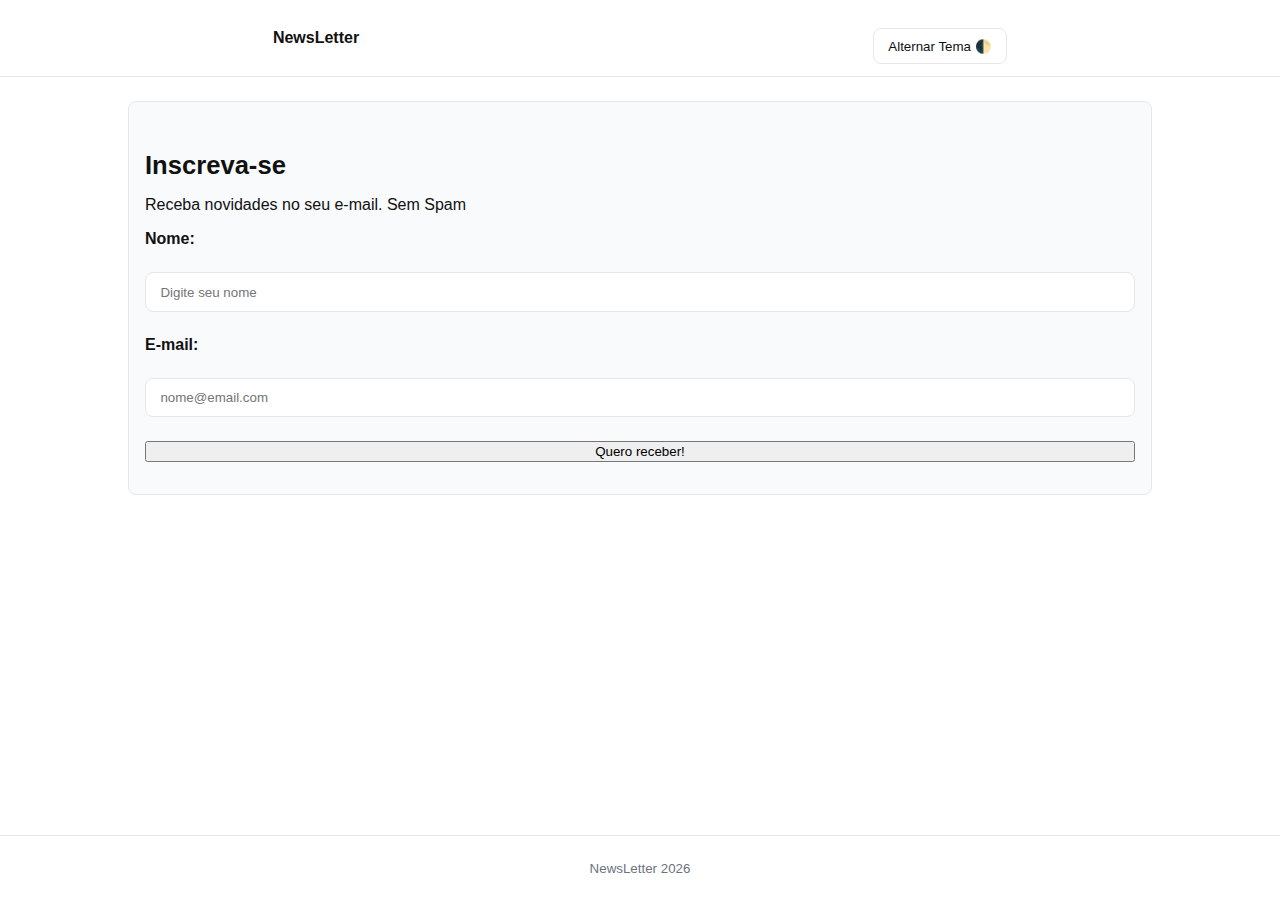
<file: 10_Deploy/index.html>
<!DOCTYPE html>
<html lang="pt-br">
<head>
    <meta charset="UTF-8">
    <meta name="viewport" content="width=device-width, initial-scale=1.0">
    <title>NewsLetter</title>
    <link rel="stylesheet" href="css/styles.css">
    <script src="app.js" defer ></script> <!--Defer (espera o HTML carregar e depois entra com os scripts do JS)-->
</head>
<body>
    <header class="topo">
        <div class="container">
            <strong>NewsLetter</strong> <!--Destaca que esse texto tem enorme importancia-->
            <button id="btnTema" class="btn">Alternar Tema 🌓</button>
        </div>
    </header>

    <main class="container">
        <section class="caixa">
            <h1>Inscreva-se</h1>
            <p>Receba novidades no seu e-mail. Sem Spam</p>

            <form>
                <label for="nome">Nome:</label>
                <input type="text" name="nome" id="nome" placeholder="Digite seu nome">

                <label for="email">E-mail:</label>
                <input type="email" name="email" id="email" placeholder="nome@email.com">

                <button type="submit" class="btn_primario">Quero receber!</button>
            </form>
        </section>
    </main>

    <footer class="rodape">
        <div class="container">
            <small>NewsLetter <span id="ano"></span></small>
        </div>
    </footer>
</body>
</html>
</file>
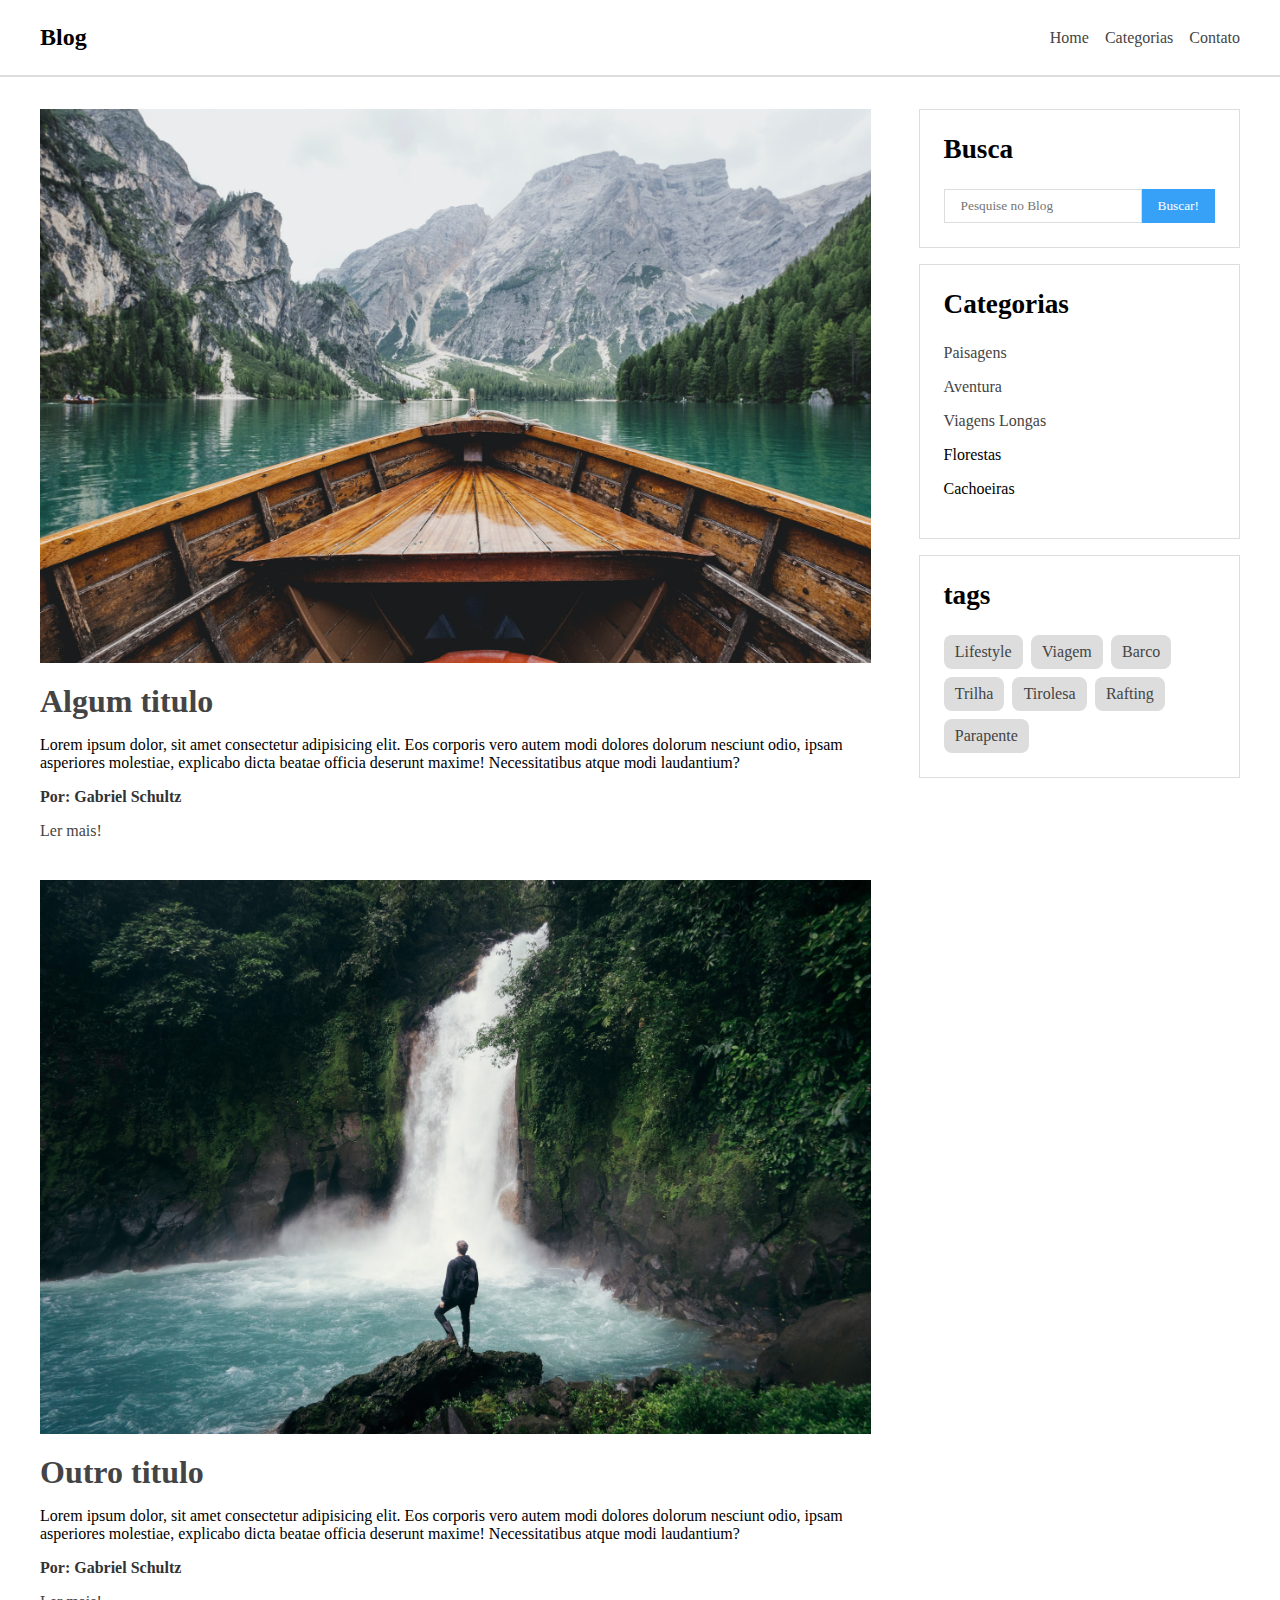
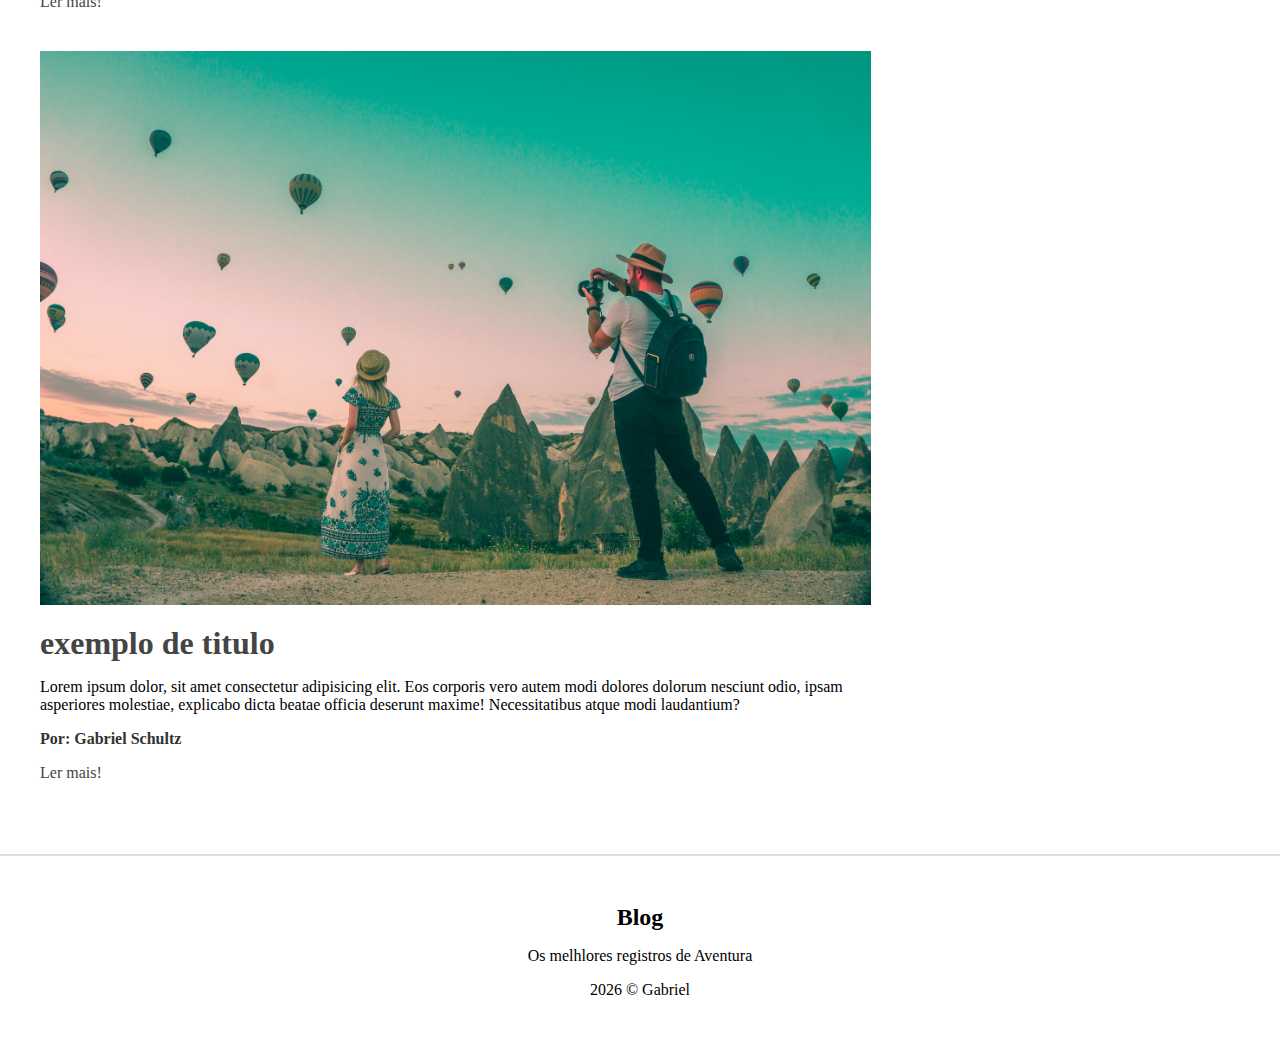
<file: 12_BLOG/index.html>
<!DOCTYPE html>
<html lang="pt-br">
<head>
    <meta charset="UTF-8">
    <meta name="viewport" content="width=device-width, initial-scale=1.0">
    <link rel="stylesheet" href="css/styles.css">
    <title>Blog Semantico</title>
</head>
<body>
    <header>
        <nav id="navbar">
            <div id="navbar_inner">
                <h2>Blog</h2>
                <ul id="nav_links">
                    <li><a href="#">Home</a></li>
                    <li><a href="#">Categorias</a></li>
                    <li><a href="#">Contato</a></li>
                </ul>
            </div>
        </nav>
    </header>
    <div class="container">
        <main id="posts_container">
            <article class="post">
                <img src="img/f1.jpg" alt="passeio de barco" />
                <h3 class="title"><a href="#">Algum titulo</a></h3>
                <p class="description">Lorem ipsum dolor, sit amet consectetur adipisicing elit. Eos corporis vero autem modi dolores dolorum nesciunt odio, ipsam asperiores molestiae, explicabo dicta beatae officia deserunt maxime! Necessitatibus atque modi laudantium?</p>
                <p class="author">Por: Gabriel Schultz</p>
                <a href="#">Ler mais!</a>
            </article>
            <article class="post">
                <img src="img/f2.jpg" alt="cachoeira" />
                <h3 class="title"><a href="#">Outro titulo</a></h3>
                <p class="description">Lorem ipsum dolor, sit amet consectetur adipisicing elit. Eos corporis vero autem modi dolores dolorum nesciunt odio, ipsam asperiores molestiae, explicabo dicta beatae officia deserunt maxime! Necessitatibus atque modi laudantium?</p>
                <p class="author">Por: Gabriel Schultz</p>
                <a href="#">Ler mais!</a>
            </article>
            <article class="post">
                <img src="img/f3.jpg" alt="baloes" />
                <h3 class="title"><a href="#">exemplo de titulo</a></h3>
                <p class="description">Lorem ipsum dolor, sit amet consectetur adipisicing elit. Eos corporis vero autem modi dolores dolorum nesciunt odio, ipsam asperiores molestiae, explicabo dicta beatae officia deserunt maxime! Necessitatibus atque modi laudantium?</p>
                <p class="author">Por: Gabriel Schultz</p>
                <a href="#">Ler mais!</a>
            </article>
        </main>
        <aside id="sidebar">
            <section id="search_bar">
                <h4>Busca</h4>
                <form>
                    <input type="text" placeholder="Pesquise no Blog">
                    <input type="submit" value="Buscar!"> 
                </form>
            </section>
            <section id="categories">
                <h4>Categorias</h4>
                <nav>
                    <ul>
                        <li><a href="#">Paisagens</a></li>
                        <li><a href="#">Aventura</a></li>
                        <li><a href="#">Viagens Longas</a></li>
                        <li><a href="#"></a>Florestas</li>
                        <li><a href="#"></a>Cachoeiras</li>
                    </ul>
                </nav>
            </section>
            <section id="tags">
                <h4>tags</h4>
                <div id="tags_container">
                    <a href="#">Lifestyle</a>
                    <a href="#">Viagem</a>
                    <a href="#">Barco</a>
                    <a href="#">Trilha</a>
                    <a href="#">Tirolesa</a>
                    <a href="#">Rafting</a>
                    <a href="#">Parapente</a>
                </div>
            </section>
        </aside>
    </div>
    <footer id="footer">
        <h2>Blog</h2>
        <p>Os melhlores registros de Aventura</p>
        <p>2026 &copy; Gabriel</p>
    </footer>
</body>
</html>
</file>
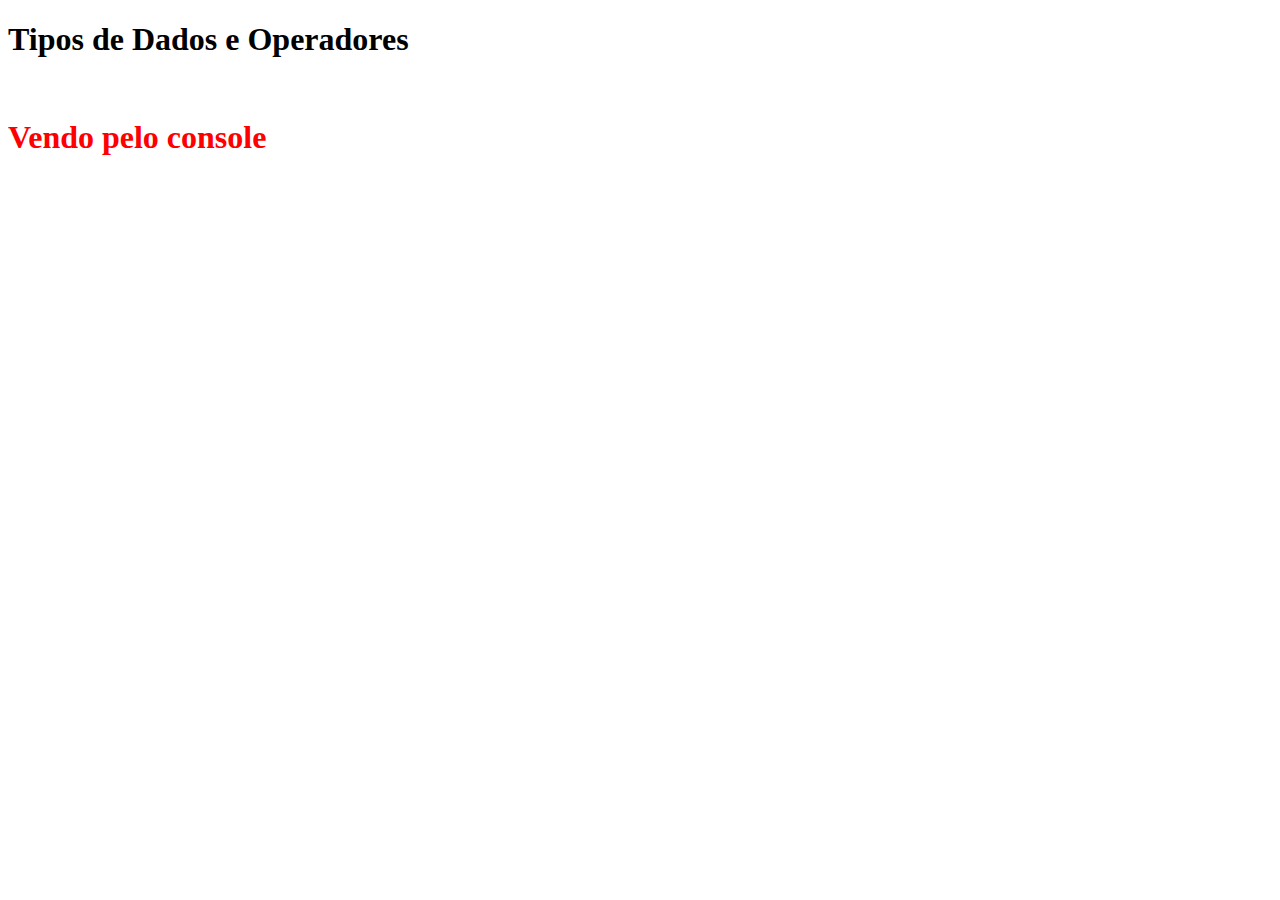
<file: 14_OperadoresJS/index.html>
<!DOCTYPE html>
<html lang="pt-br">
<head>
    <meta charset="UTF-8">
    <meta name="viewport" content="width=device-width, initial-scale=1.0">
    <title>Tipos de Dados e Operadores</title>
    <script src="js/scripts.js"></script>
    <style>
        .vermelho {
            color: red;
        }
    </style>
</head>
<body>
    <h1>Tipos de Dados e Operadores</h1>
    <br>
    <h1 class="vermelho">Vendo pelo console</h1>
</body>
</html>
</file>
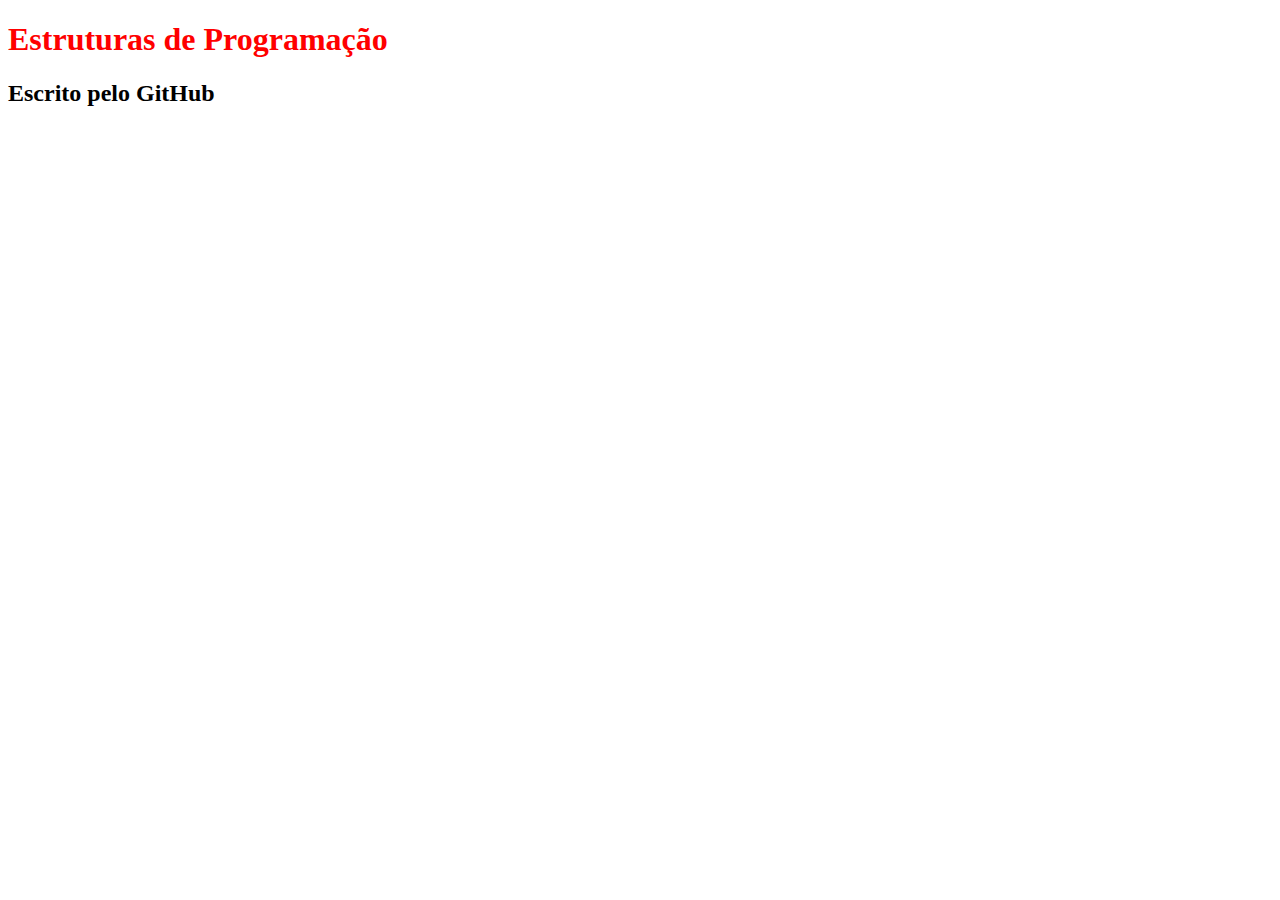
<file: 15_Estruturas/index.html>
<!DOCTYPE html>
<html lang="en">
<head>
    <meta charset="UTF-8">
    <meta name="viewport" content="width=device-width, initial-scale=1.0">
    <title>Estruturas de Programação</title>
    <style>
        .titulo{
            color: red;
        }
    </style>
    <script src="js/scripts.js"></script>
</head>
<body>
    <h1 class="titulo">Estruturas de Programação</h1>
    <h2> Escrito pelo GitHub</h2>
</body>
</html>
</file>
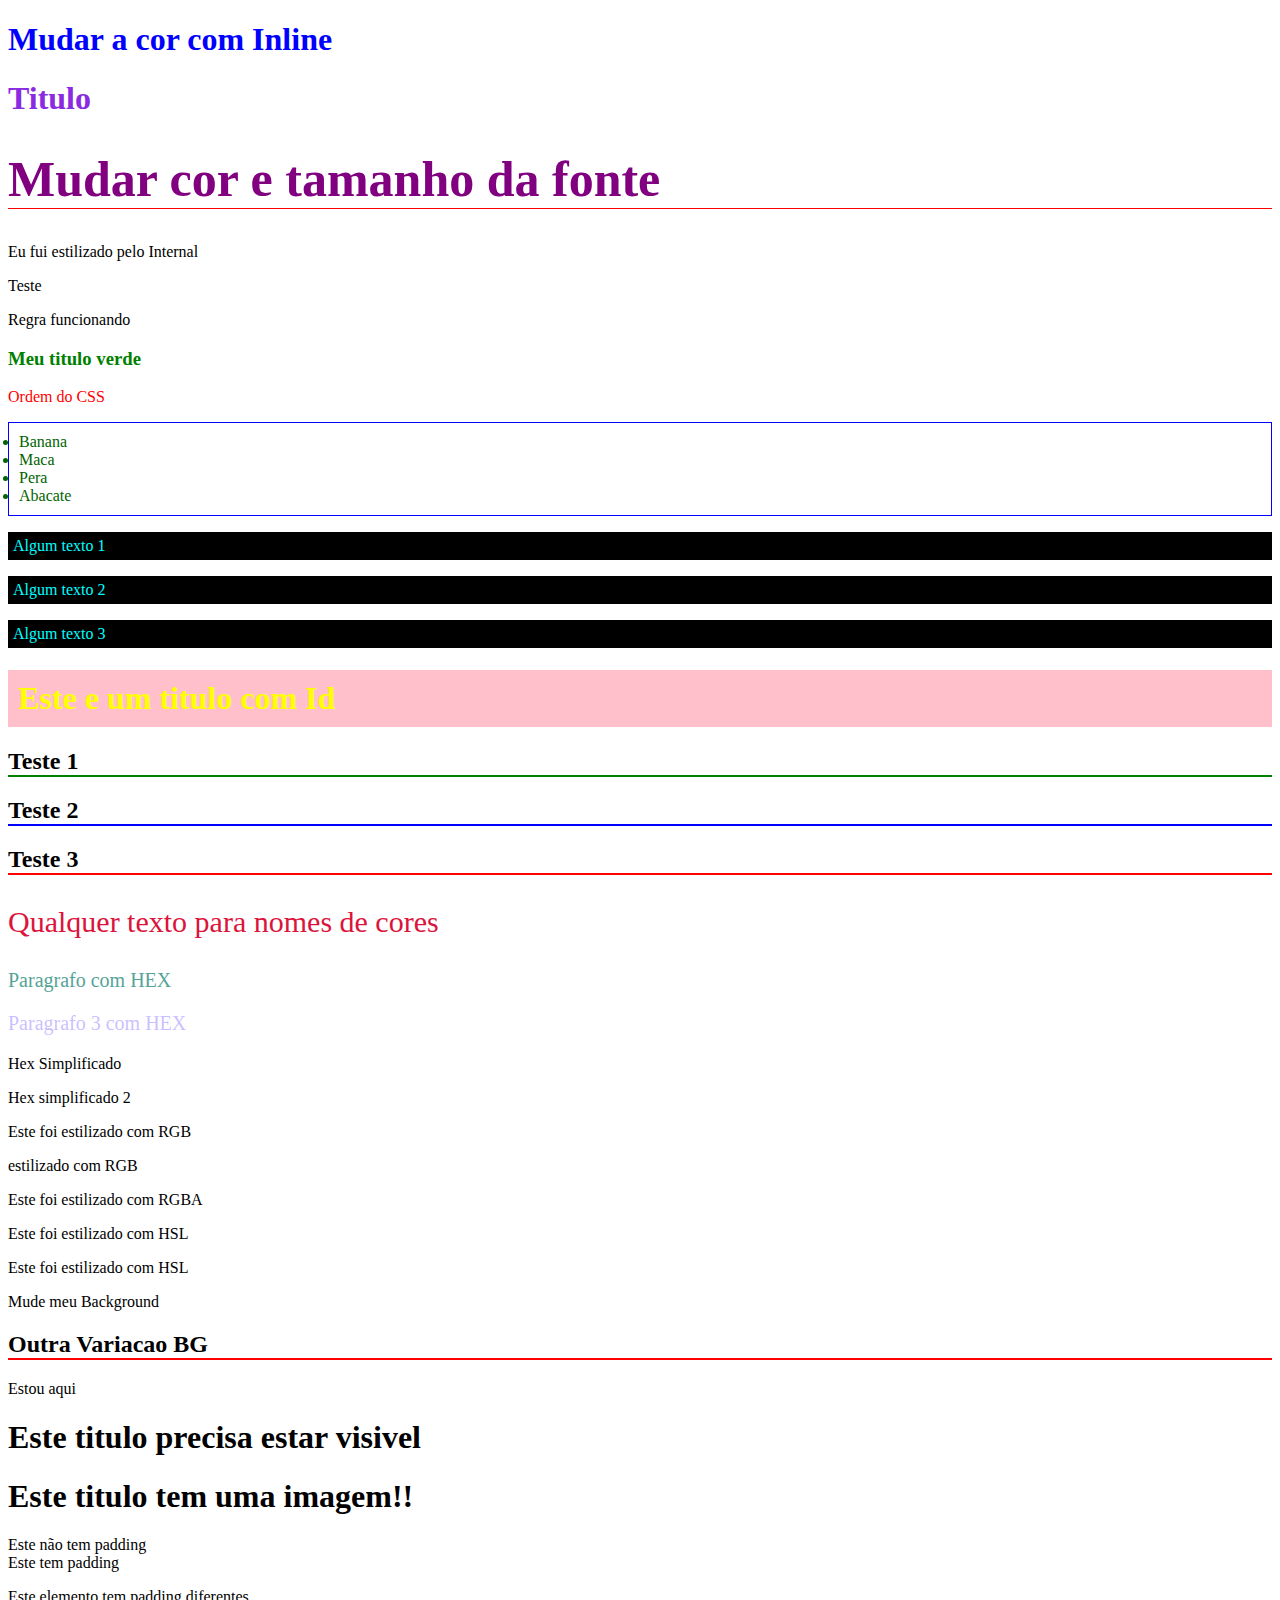
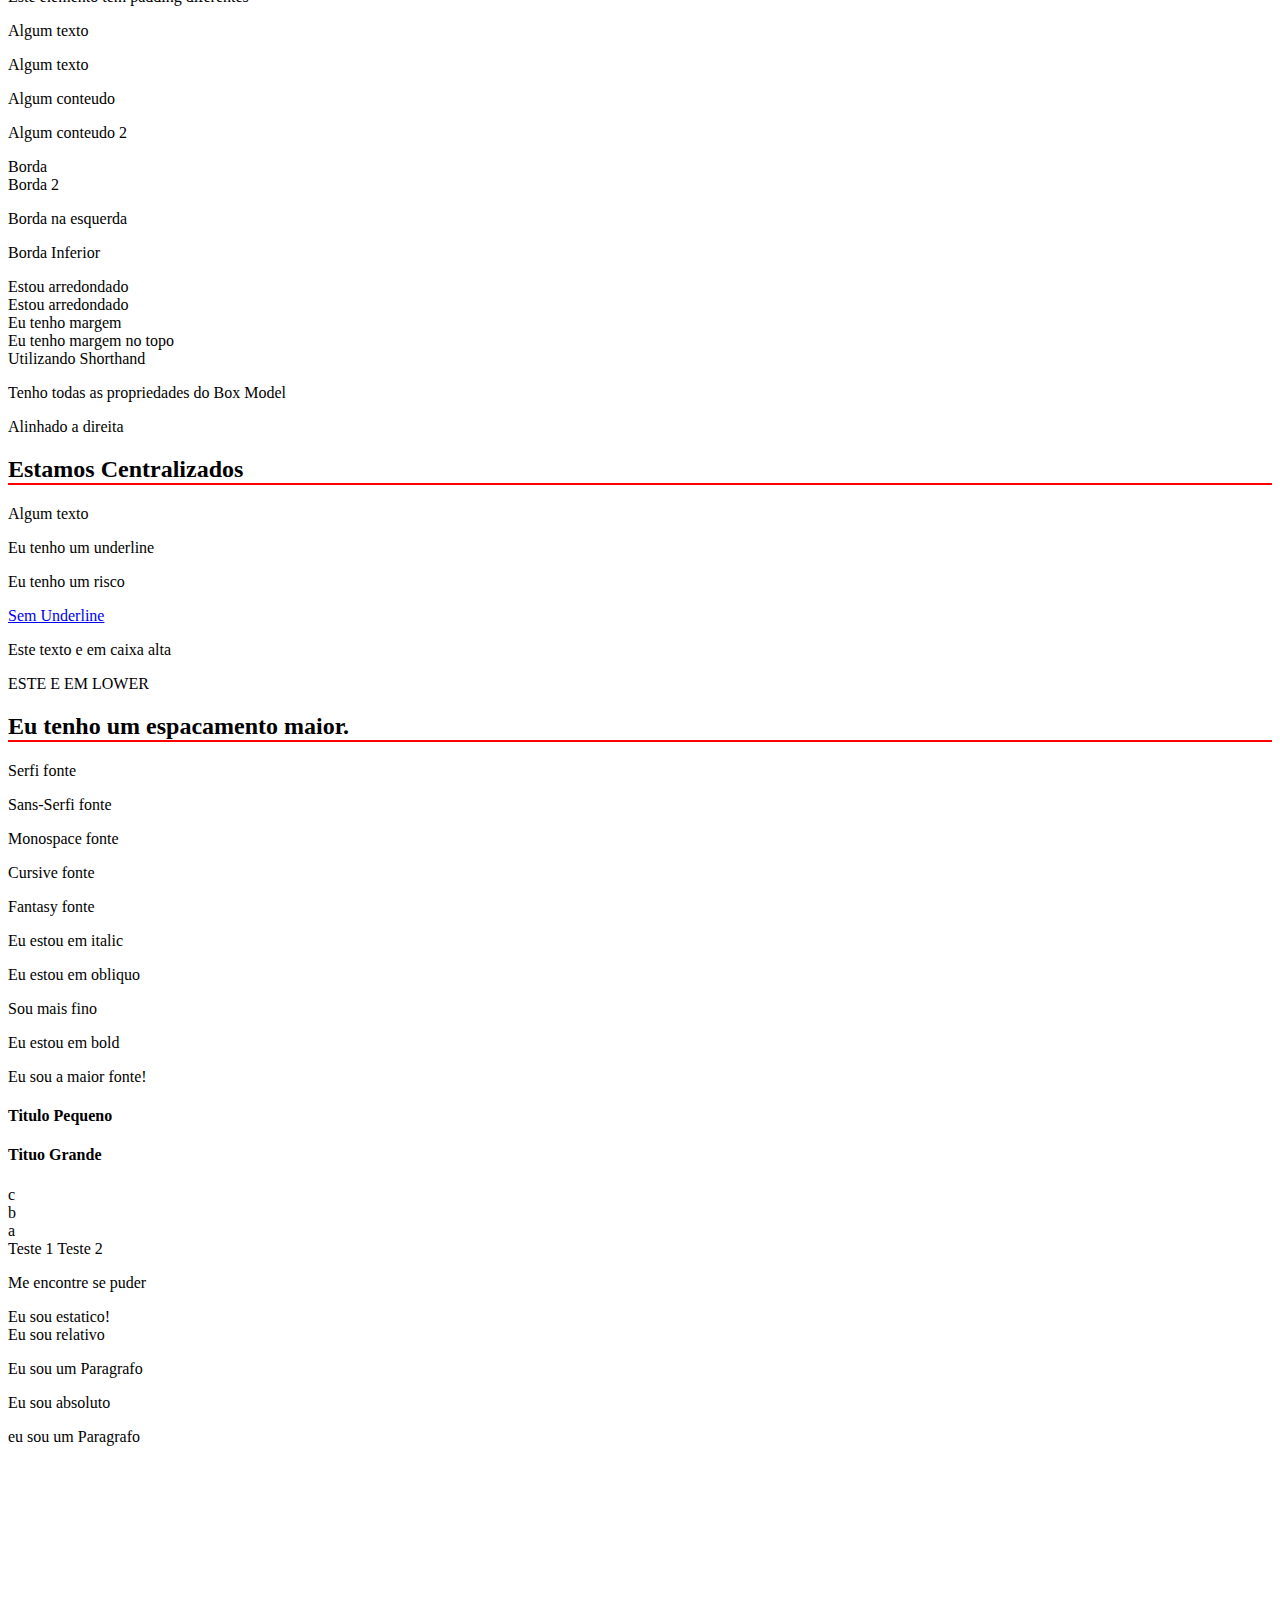
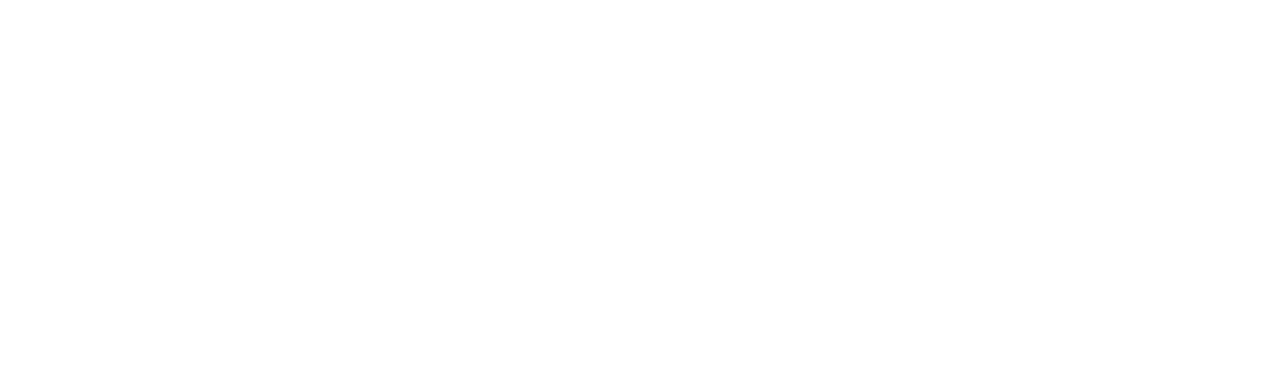
<file: 3_CSS/index.html>
<!DOCTYPE html>
<html lang="pt-br">
<head>
    <meta charset="UTF-8">
    <meta name="viewport" content="width=device-width, initial-scale=1.0">
    <title>CSS</title>
    <!-- <style>
        p {
            color: gold;
            font-size: 30px;
        }
    </style> -->

    <!-- 4 - External CSS -->
     <link rel="stylesheet" href="css/styles.css">
     <link rel="stylesheet" href="css/lists.css">
</head>
<body>
    <!-- 1 - inline CSS -->
    <h1 style="color: blue;">Mudar a cor com Inline</h1> <!--Regra do CSS, Atributo - Propriedade - Valor -->
    <h1 style="color: blueviolet;">Titulo</h1>

    <!-- 2 - Multiplas regras -->
     <h1 style="color: purple; font-size: 50px; border-bottom: 1px solid red;">Mudar cor e tamanho da fonte</h1>

    <!-- 3 - Internal CSS -->
      <p>Eu fui estilizado pelo Internal</p>
      <p>Teste</p>
      <p>Regra funcionando</p>

    <!-- 4 - External CSS -->
     <h3>Meu titulo verde</h3>

    <!-- 5 - Ordem do CSS -->
     <p style="color: red;">Ordem do CSS</p>

    <!-- 6 - Multiplo CSS -->
        <ul>
            <li>Banana</li>
            <li>Maca</li>
            <li>Pera</li>
            <li>Abacate</li>
        </ul>

    <!-- 8 - Classes -->
    <p class="paragraph">Algum texto 1</p>
    <p class="paragraph">Algum texto 2</p>
    <p class="paragraph">Algum texto 3</p>

    <!-- 9 - ID -->
     <h1 id="exclusive-title">Este e um titulo com Id</h1>

    <!-- 10 - Multiplas regras, ordem CSS -->
     <h2 id="algumtitulo" class="titulo">Teste 1</h2>
     <h2 class="titulo">Teste 2</h2>
     <h2>Teste 3</h2>

     <!-- 11 - Nome das Cores -->
     <p class="color-name">Qualquer texto para nomes de cores</p> 

     <!-- 12 - HEX -->
     <p class="hex">Paragrafo com HEX</p> 
     <p class="hex2">Paragrafo 3 com HEX</p>

     <!-- 13 - Mais sobre Hex -->
     <p class="simple-hex">Hex Simplificado</p>
     <p class="simple-hex2">Hex simplificado 2</p>

     <!-- 14 - RGB -->
     <p class="rgb">Este foi estilizado com RGB</p>
     <p class="mixer-rgb">estilizado com RGB</p>
     
     <!-- 15 - RGBa -->
      <p class="rgba">Este foi estilizado com RGBA</p>

    <!-- 16 - HSL -->
     <p class="hsl">Este foi estilizado com HSL</p>
     <p class="hsl2">Este foi estilizado com HSL</p>

    <!-- 17 - BackGround-color -->
    <p class="bg">Mude meu Background</p>
    <h2 class="bg-2"> Outra Variacao BG</h2>

    <!-- 18 - opacidade em BG -->
    <div class="bg-opacidade">
        <p>Estou aqui</p>
    </div>

    <!-- 19 - RGBA com opacidade -->
     <div class="rgba-opacidade">
        <h1>Este titulo precisa estar visivel</h1>
     </div>

    <!-- 20 - BG img -->
    <h1 class="bg-img">Este titulo tem uma imagem!!</h1>

    <!-- 21 - Centralizar img de BG -->
    <div class="not-center"></div>
    <div class="center-bg"></div>

    <!-- 22 - Largura e Altura -->
     <div class="height-width"></div>
     <div class="height-width-2"></div>
    
    <!-- 23 - padding -->
    <div class="without-padding">Este não tem padding</div>
    <div class="padding">Este tem padding</div>

    <!-- 24 - Padding individual -->
    <p class="padding-individual">Este elemento tem padding diferentes</p>

    <!-- 25 - Shorthand padding -->
     <p class="shorthand-padding">Algum texto</p>
     <p class="shorthand-padding2">Algum texto</p>

    <!-- 26 - padding com width -->
    <div class="without-border-box">
        <p>Algum conteudo</p>
    </div>
    <div class="border-box">
        <p>Algum conteudo 2 </p>
    </div>

    <!-- 27 - Border -->
    <div class="border">Borda</div>
    <div class="border-2">Borda 2</div>

    <!-- 28 - Borda individual -->
    <p class="border-left">Borda na esquerda</p>
    <p class="border-bottom">Borda Inferior</p>

    <!-- 29 - Borda arredondada -->
    <div class="rounded-p">Estou arredondado</div>
    <div class="rounded-p-2">Estou arredondado</div>

    <!-- 30 - Margem -->
    <div class="margin">Eu tenho margem</div>
    <div class="margin-top">Eu tenho margem no topo</div>
    <div class="margin-shorthand">Utilizando Shorthand</div>

    <!-- 31 - Box Model -->
    <div class="box-model">
        <p>Tenho todas as propriedades do Box Model</p>
    </div>

    <!-- 32 - Text Alignment -->
    <p class="text-aligned">Alinhado a direita</p>

    <div class="container-center">
        <h2>Estamos Centralizados</h2>
        <p>Algum texto</p>
    </div>

    <!-- 33 - text decoration -->
     <p class="underline">Eu tenho um underline</p>
     <p class="line-trough">Eu tenho um risco</p>
     <a href="#" class="remove-underline">Sem Underline</a>

    <!-- 34 - Text Trasform -->
    <p class="upper">Este texto e em caixa alta</p>
    <p class="lower">ESTE E EM LOWER</p>

    <!-- 35 - letter spacing -->
    <h2 class="spacing">Eu tenho um espacamento maior.</h2>

    <!-- 36 - Fontes -->
    <p class="serif">Serfi fonte</p>
    <p class="sans-serif">Sans-Serfi fonte</p>
    <p class="monospace">Monospace fonte</p>
    <p class="cursive">Cursive fonte</p>
    <p class="fantasy">Fantasy fonte</p>

    <!-- 37 - Font Style -->
    <p class="italic">Eu estou em italic</p>
    <p class="oblique">Eu estou em obliquo</p>

    <!-- 38 - Font Weight -->
    <p class="thin">Sou mais fino</p>
    <p class="bold">Eu estou em bold</p>
    <p class="bolder">Eu sou a maior fonte!</p>

    <!-- 39 - Font Size -->
    <h4 class="small">Titulo Pequeno</h4>
    <h4 class="big">Tituo Grande</h4>

    <!-- 40 - Display -->
    <div class="inline-box">c</div> 
    <div class="inline-box">b</div> 
    <div class="inline-box">a</div>
    <span class="block">Teste 1</span>
    <span class="block">Teste 2</span>

    <!-- 41 - Escondendo Elemento -->
    <p class="invisible">Me encontre se puder</p> 

    <!-- 42 - Static -->
     <div class="static">
        <span>Eu sou estatico!</span>
     </div>

    <!-- 43 - Relative -->
     <div class="relative">
        <span>Eu sou relativo</span>
     </div>
    <p>Eu sou um Paragrafo</p>

    <!-- 44 - absolute -->
     <div class="absolute">
        <span>Eu sou absoluto</span>
     </div>
    <p>eu sou um Paragrafo</p>
</body>
</html>
</file>
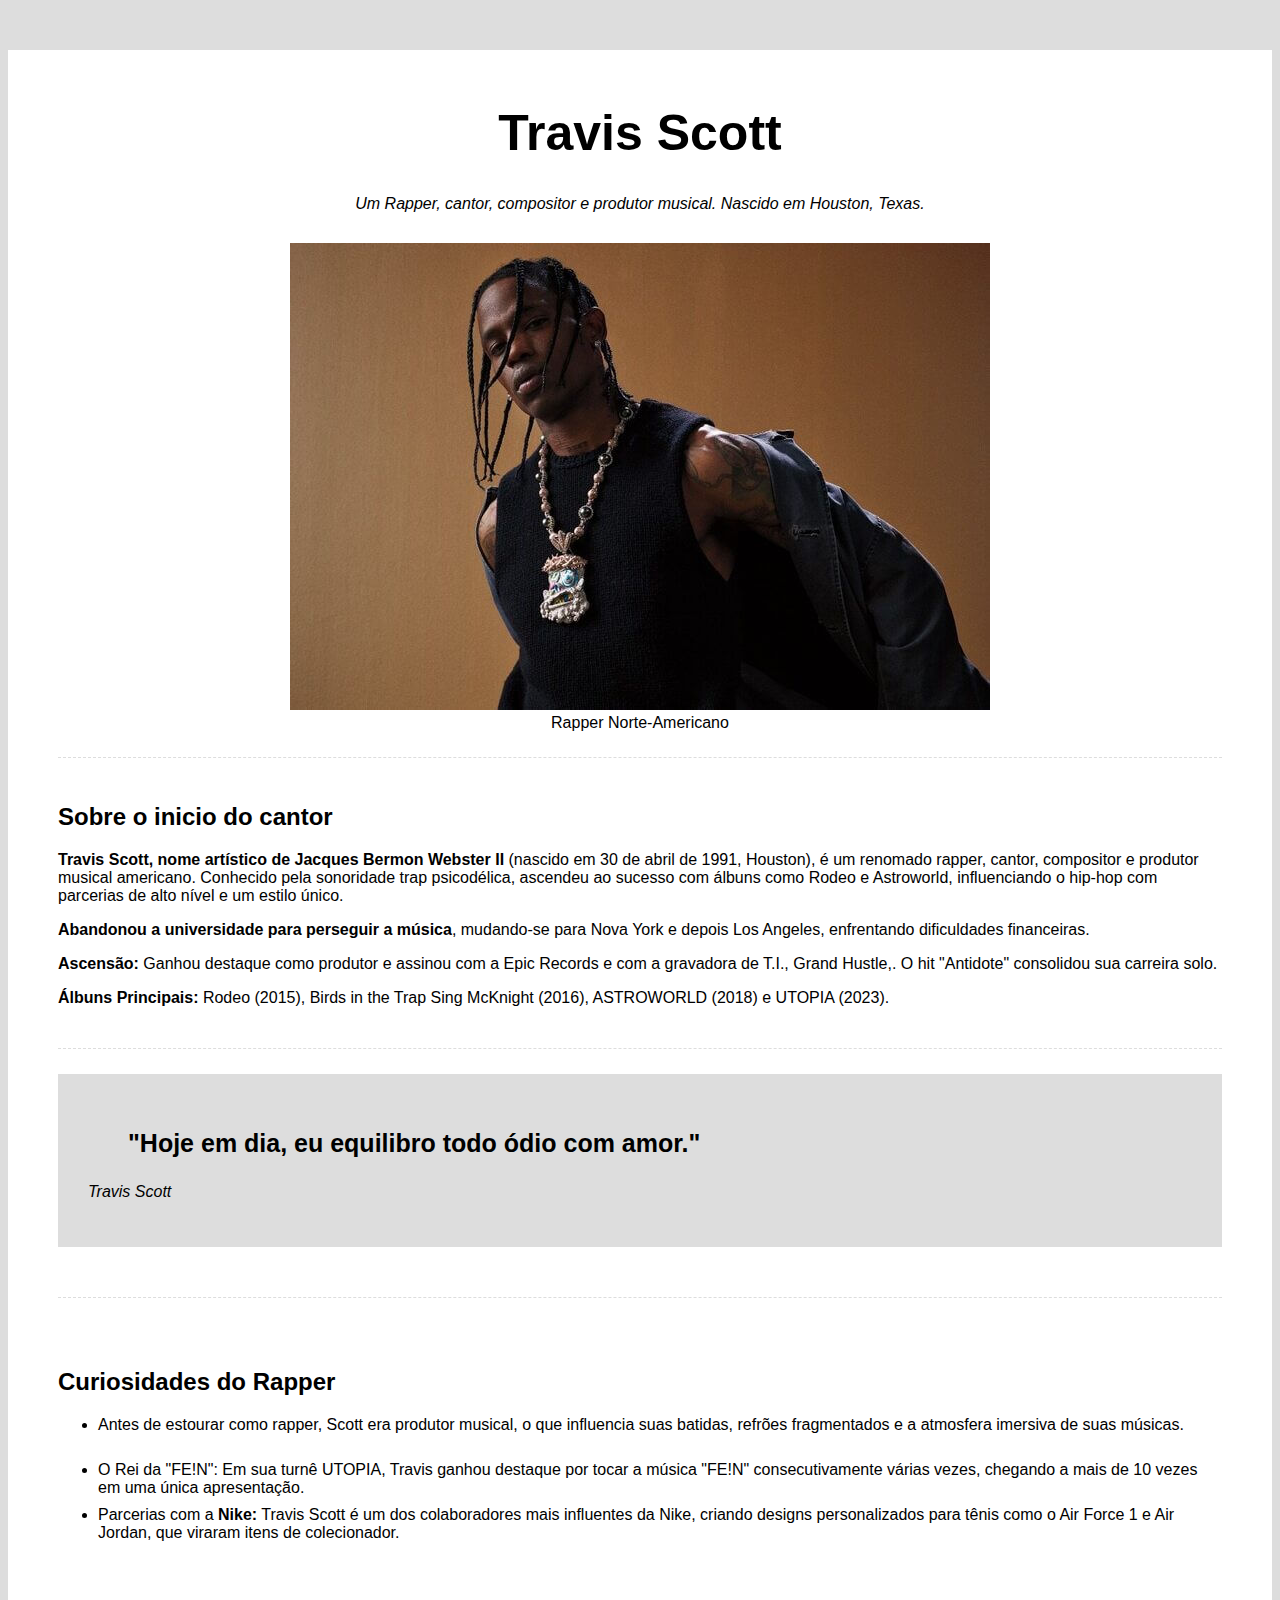
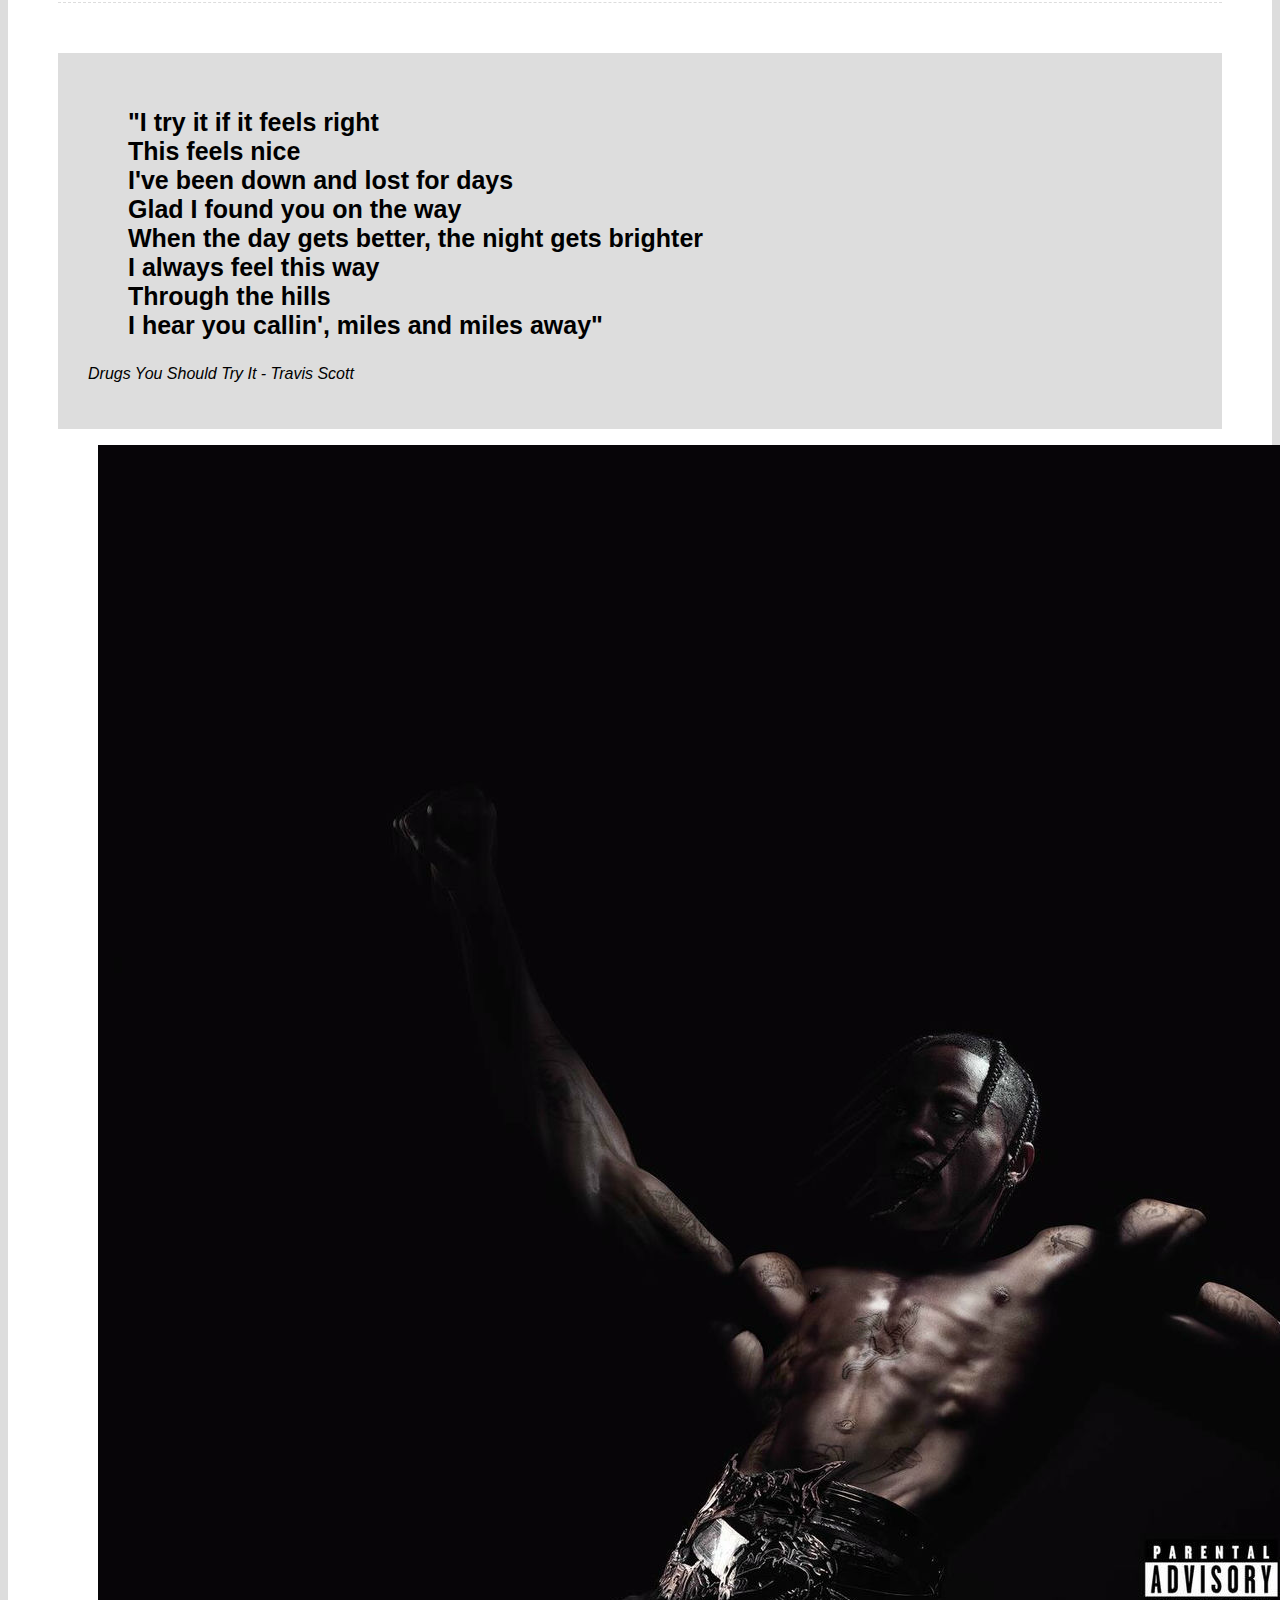
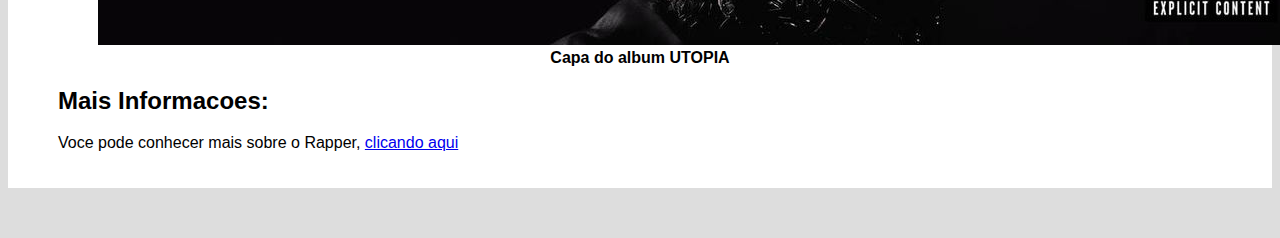
<file: 4_TRIBUTO/index.html>
<!DOCTYPE html>
<html lang="pt-br">
<head>
    <meta charset="UTF-8">
    <meta name="viewport" content="width=device-width, initial-scale=1.0">
    <title>Página de Tributo: Travis Scott</title>
    <link rel="stylesheet" href="css/styles.css">
</head>
<body>
    <div class="container">
        <!-- Cabecalho -->
         <div class="header">
            <h1 class="main-tilte">Travis Scott</h1>
            <p class="main-paragraph">Um Rapper, cantor, compositor e produtor musical. Nascido em Houston, Texas.</p>
         </div>
        <!-- Imagem de Destaque -->
        <div class="featured-image">
            <figure>
                <img src="img/travis2.jpg" alt="Rapper Travis Scott">
                <figcaption>Rapper Norte-Americano</figcaption>
            </figure>
        </div>
        <!-- Biografia -->
        <div class="biography-container">
            <h2>Sobre o inicio do cantor</h2>
            <p>
               <span class="bold"> Travis Scott, nome artístico de Jacques Bermon Webster II</span> (nascido em 30 de abril de 1991, Houston), é um renomado rapper, cantor, compositor e produtor musical americano. Conhecido pela sonoridade trap psicodélica, ascendeu ao sucesso com álbuns como Rodeo e Astroworld, influenciando o hip-hop com parcerias de alto nível e um estilo único.
            </p>
            <p>
                <span class="bold">Abandonou a universidade para perseguir a música</span>, mudando-se para Nova York e depois Los Angeles, enfrentando dificuldades financeiras.
            </p>
            <p>
                <span class="bold">Ascensão:</span> Ganhou destaque como produtor e assinou com a Epic Records e com a gravadora de T.I., Grand Hustle,. O hit "Antidote" consolidou sua carreira solo.
            </p>
            <p>
               <span class="bold">Álbuns Principais:</span>  Rodeo (2015), Birds in the Trap Sing McKnight (2016), ASTROWORLD (2018) e UTOPIA (2023).
            </p>
        </div>
        <!-- Container de citacao -->
         <div class="quotes-container">
            <blockquote>
                "Hoje em dia, eu equilibro todo ódio com amor."
            </blockquote>
            <p>Travis Scott</p>
         </div>
         <!-- Curiosidades -->
          <div class="curiosities-container">
            <h2>Curiosidades do Rapper</h2>
            <ul>
                <li> Antes de estourar como rapper, Scott era produtor musical, o que influencia suas batidas, refrões fragmentados e a atmosfera imersiva de suas músicas.</li>
                <li>O Rei da "FE!N": Em sua turnê UTOPIA, Travis ganhou destaque por tocar a música "FE!N" consecutivamente várias vezes, chegando a mais de 10 vezes em uma única apresentação.</li>
                <li>Parcerias com a <span class="bold">Nike:</span> Travis Scott é um dos colaboradores mais influentes da Nike, criando designs personalizados para tênis como o Air Force 1 e Air Jordan, que viraram itens de colecionador.</li>
            </ul>
          </div>
          <!-- Segunda Citacao -->
          <div class="quotes-container">
            <blockquote>
                "I try it if it feels right <br />
                This feels nice <br />      
                I've been down and lost for days <br />
                Glad I found you on the way <br />
                When the day gets better, the night gets brighter <br />
                I always feel this way <br />
                Through the hills <br />
                I hear you callin', miles and miles away"
            </blockquote>
            <p>Drugs You Should Try It - Travis Scott</p>
          </div>
          <!-- Segunda imagem -->
          <div class="img-bold">
            <figure>
                <img src="img/travis1.jpg" alt="Capa do album UTOPIA">
                <figcaption>Capa do album UTOPIA</figcaption>
            </figure>
          </div>
          <!-- Mais Informacoes -->
          <div class="moreinfo-container">
            <h2>Mais Informacoes:</h2>
            <p>Voce pode conhecer mais sobre o Rapper, <a href="https://pt.wikipedia.org/wiki/Travis_Scott">clicando aqui</a> </p>
          </div>

    </div>
</body>
</html>
</file>
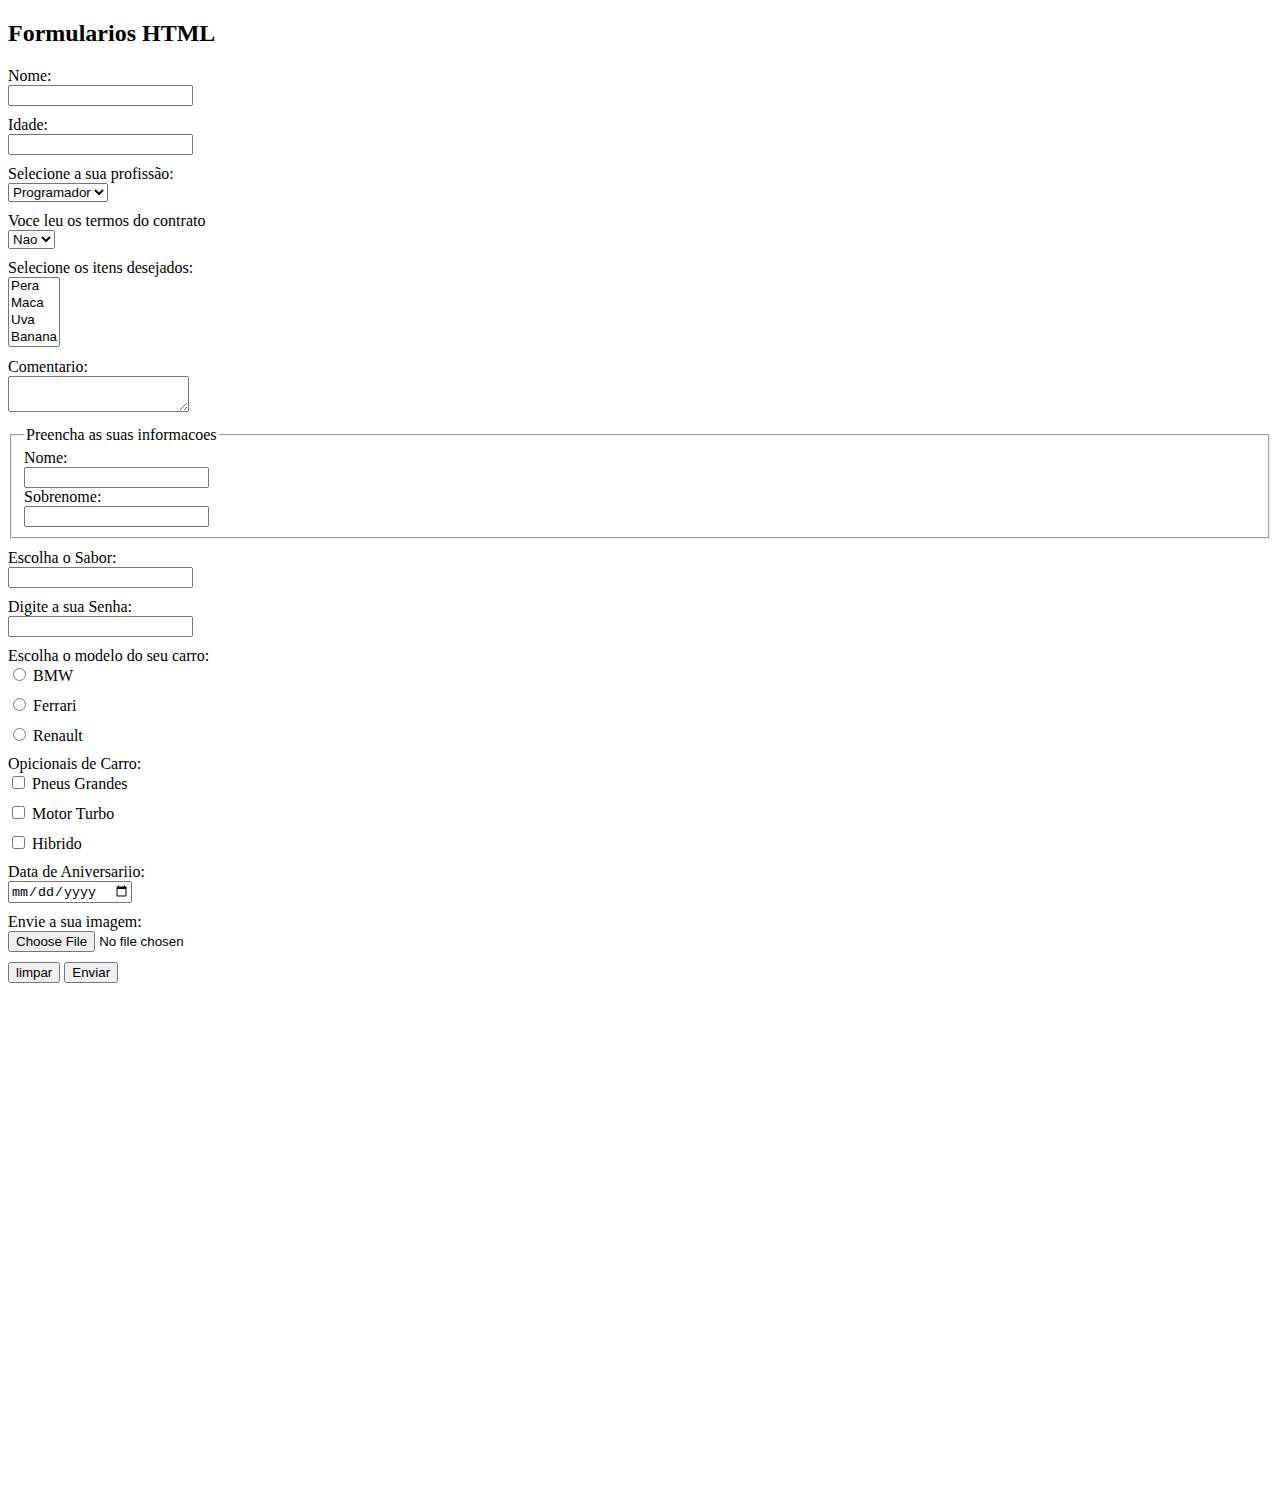
<file: 5_Form/index.html>
<!DOCTYPE html>
<html lang="pt-br">
<head>
    <meta charset="UTF-8">
    <meta name="viewport" content="width=device-width, initial-scale=1.0">
    <title>Formularios</title>
    <link rel="stylesheet" href="css/styles.css">
</head>
<body>
    <h2>Formularios HTML</h2>
    <!-- 1- Primeiro formulario -->
    <!-- 2- Atributos do Formulario -->
    <form action="register.php" method="get"> <!--Tag form encapsula todos os elementos do formulario-->
        <div>
        <label>Nome:</label>
        <input type="text" /> <!--Type e onde definimos o proposito do input, e o input e o elemento que recebe dados-->
        </div>
    <!-- 3 - Atributo name -->
     <div>
    <!-- 4 - Atributo Label -->
        <label for="age">Idade:</label> <!--Agora a Label e o input estao ligados por meio do atributo -->
        <input type="text" name="age" />
     </div>

    <!-- 6 - Select -->
    <div>
        <label for="job">Selecione a sua profissão:</label>
        <select name="job">
            <option value="programador">Programador</option>
            <option value="tester">Tester/QA</option>
            <option value="devops">DevOps</option>
        </select>
    </div>

    <!-- 7 - Atributo Select -->
    <div>
        <label for="contract">Voce leu os termos do contrato</label>
        <select name="contract">
            <option value="sim">Sim</option>
            <option value="nao" selected>Nao</option> <!--Selected deixa essa opcao ja selecionada quando o usuario abrir a pagina-->
        </select>
    </div>

    <!-- 8 - Multiplas Opcoes -->
    <div>
        <label for="items">Selecione os itens desejados:</label>
        <select name="items" multiple>
            <option value="pera">Pera</option>
            <option value="maca">Maca</option>
            <option value="uva">Uva</option>
            <option value="banana">Banana</option>
        </select>
    </div>

    <!-- 9 - textarea -->
        <div>
            <label for="comment">Comentario:</label>
            <textarea name="comment"></textarea>
        </div>
    
    <!-- 10 - Fieldset e legend (tag para agrupar inputs) -->
        <div>
            <fieldset>
                <legend>Preencha as suas informacoes</legend>
                <label for="firstname">Nome:</label>
                <input type="text" name="firstname">
                <label for="lastname">Sobrenome:</label>
                <input type="text" name="lastname">
            </fieldset>
        </div>
    
    <!-- 11 - Datalist -->
    <div>
        <label for="flavor">Escolha o Sabor:</label>
        <input type="text" list="flavors" name="flavor"> <!--List para linkar o datalist com o input-->

        <datalist id="flavors">         <!--Deixa o usuario digitar ou usar as option-->
            <option value="Cereja"></option>
            <option value="Morango"></option>
            <option value="Abacaxi"></option>
            <option value="Chocolate"></option>
            <option value="Creme"></option>
        </datalist>
    </div>

    <!-- 12 - Password -->
        <div>
            <label for="password">Digite a sua Senha:</label>
            <input type="password" name="password">
        </div>

    <!-- 14 - radio button -->
        <div>
            <label for="car_model">Escolha o modelo do seu carro:</label>
            <div class="radio">
                <input type="radio" value="bmw" name="car_model">
                <label for="bmw">BMW</label>
            </div>
            <div class="radio">
                <input type="radio" value="ferrari" name="car_model">
                <label for="ferrari">Ferrari</label>
            </div>
            <div class="radio">
                <input type="radio" value="renault" name="car_model">
                <label for="renault">Renault</label>
            </div>
        </div>

    <!-- 15 - checkbox -->
        <div>
            <label for="optionals">Opicionais de Carro:</label>
            <div class="radio">
                <input type="checkbox" name="optionals[]" value="big_tires"> <!--[] serve para escolher mais de uma opcao-->
                <label for="big_tires">Pneus Grandes</label>
            </div>
            <div class="radio">
                <input type="checkbox" name="optionals[]" value="turbo_engine"> <!--[] serve para escolher mais de uma opcao-->
                <label for="turbo_engine">Motor Turbo</label>
            </div>
            <div class="radio">
                <input type="checkbox" name="optionals[]" value="hybrid"> <!--[] serve para escolher mais de uma opcao-->
                <label for="hybrid">Hibrido</label>
            </div>
        </div>

    <!-- 16 - Input Date (date) -->
        <div>
            <label for="birthday">Data de Aniversariio:</label>
            <input type="date" name="birthday">
        </div>

    <!-- 17 - Input para arquivos (Files) -->
        <div>
            <label for="image">Envie a sua imagem:</label>
            <input type="file" name="image">
        </div>

    <!-- 13 - Resetar o form -->
        <input type="reset" value="limpar">

    <!-- 5 - envio de form -->
     <input type="submit" value="Enviar" /> <!--Submit atributo de envio-->
    </form>
</body>
</html>
</file>
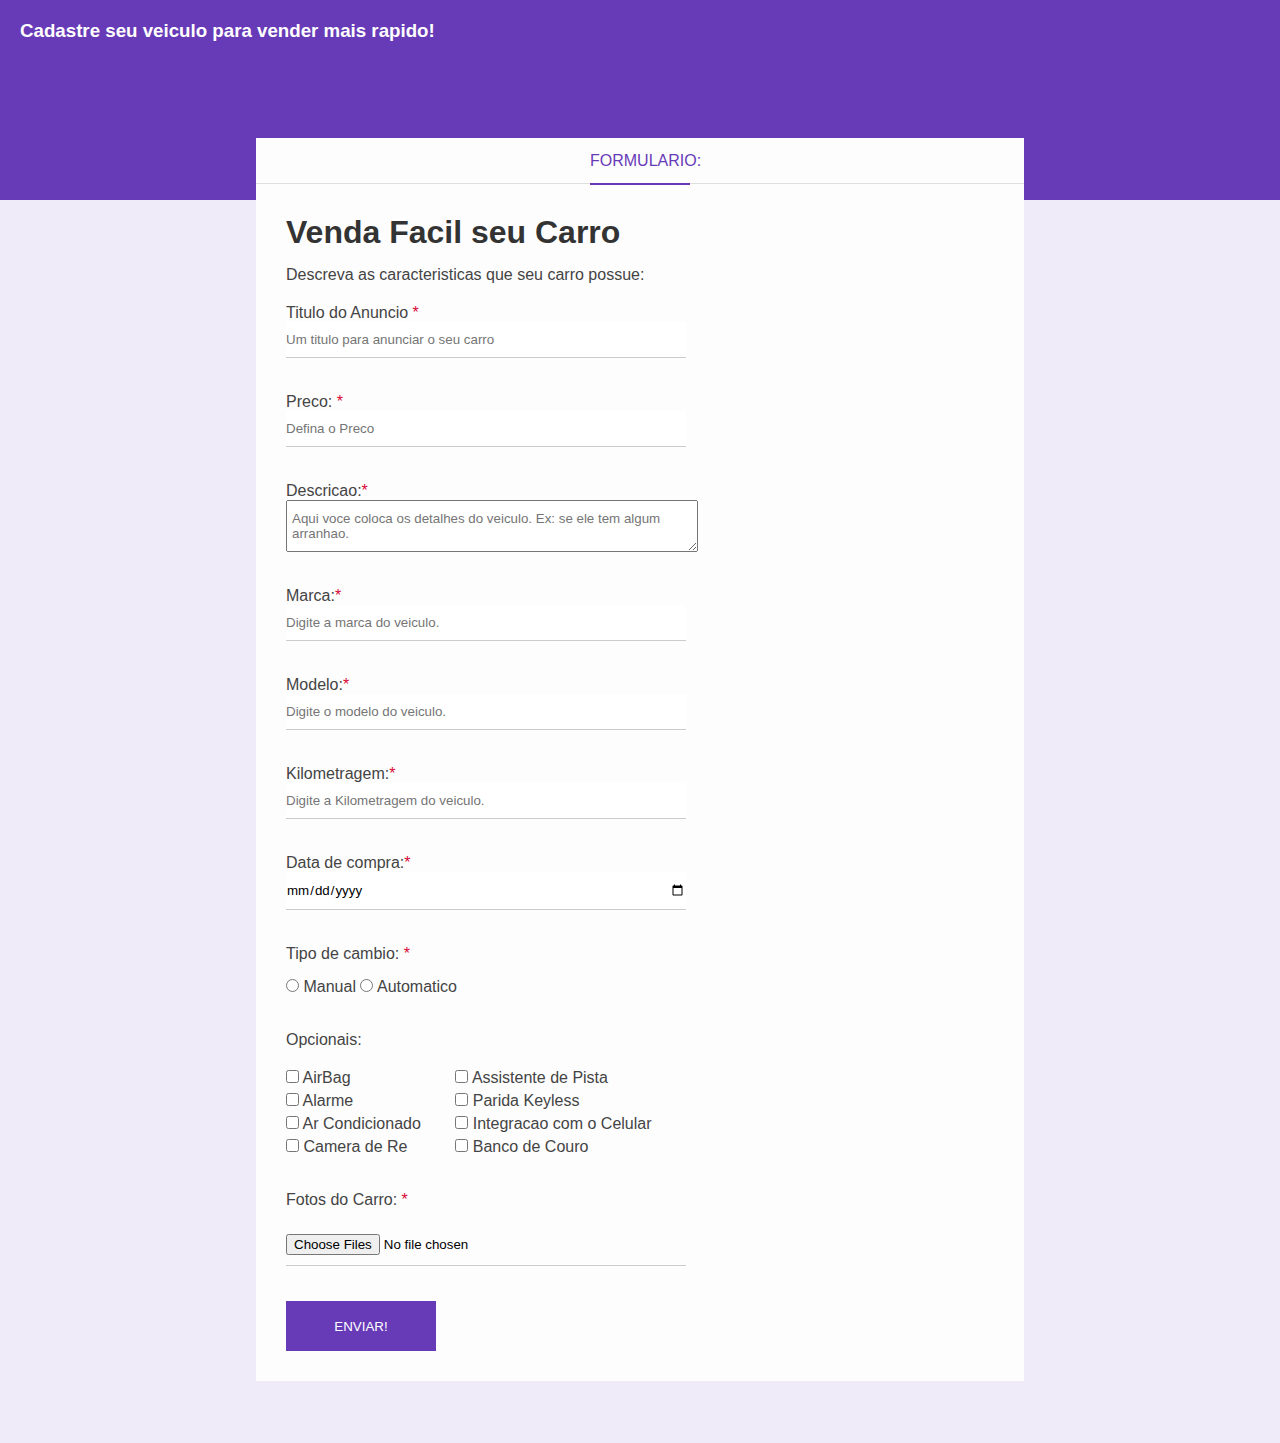
<file: 6_FORM_PROJECT/index.html>
<!DOCTYPE html>
<html lang="pt-br">
<head>
    <meta charset="UTF-8">
    <meta name="viewport" content="width=device-width, initial-scale=1.0">
    <title>Venda de Carros</title>
    <link rel="stylesheet" href="css/styles.css">
</head>
<body>
    <div class="container">
        <div class="header">
            <h3>Cadastre seu veiculo para vender mais rapido!</h3>
        </div>
        <div class="form_container">
            <div class="form_header">
                <p>Formulario:</p>
            </div>
            <div class="form_body">
                <h1 class="form_title">Venda Facil seu Carro</h1>
                <p>Descreva as caracteristicas que seu carro possue:</p>
            <form>
                <div class="box_input">
                    <label for="title">Titulo do Anuncio <span class="required_field">*</span></label>
                    <input 
                    type="text" 
                    name="title" 
                    id="title" 
                    class="block"
                    placeholder="Um titulo para anunciar o seu carro" 
                    minlength="1"  
                    maxlength="30"
                    required
                    />
                </div>
                <div class="box_input">
                    <label for="price">Preco: <span class="required_field">*</span></label>
                    <input 
                    type="number" 
                    name="price" 
                    id="price" 
                    class="block"
                    placeholder="Defina o Preco" 
                    required
                    />
                </div>
                <div class="box_input">
                    <label for="description">Descricao:<span class="required_field">*</span></label>
                    <textarea name="description" id="description" class="block" placeholder="Aqui voce coloca os detalhes do veiculo. Ex: se ele tem algum arranhao."></textarea>
                </div>
                <div class="box_input">
                    <label for="brand">Marca:<span class="required_field">*</span></label>
                    <input 
                    type="text" 
                    name="brand" 
                    id="brand" 
                    class="block"
                    placeholder="Digite a marca do veiculo." 
                    required
                    />
                </div>
                <div class="box_input">
                    <label for="model">Modelo:<span class="required_field">*</span></label>
                    <input 
                    type="text" 
                    name="model" 
                    id="model" 
                    class="block"
                    placeholder="Digite o modelo do veiculo." 
                    required
                    />
                </div>
                <div class="box_input">
                    <label for="mileage">Kilometragem:<span class="required_field">*</span></label>
                    <input 
                    type="number" 
                    name="mileage" 
                    id="mileage" 
                    class="block"
                    placeholder="Digite a Kilometragem do veiculo." 
                    required
                    />
                </div>
                <div class="box_input">
                    <label for="purchase_date">Data de compra:<span class="required_field">*</span></label>
                    <input 
                    type="date" 
                    name="purchase_date" 
                    id="purchase_date" 
                    class="block"
                    required
                    />
                </div>
                <div class="box_input">
                    <p>Tipo de cambio: <span class="required_field">*</span></p>
                    <input type="radio" id="manual" name="gear">
                    <label for="manual">Manual</label>
                    <input type="radio" id="automatico" name="gear">
                    <label for="automatico">Automatico</label>
                </div>
                <div class="optional_box">
                    <p>Opcionais:</p>
                    <ul class="optional_list">
                        <li>
                            <input type="checkbox" 
                            id="airbag" 
                            name="optional[]" 
                            value="airbag">
                            <label for="airbag">AirBag</label>
                        </li>
                        <li>
                            <input type="checkbox" 
                            id="alarm" 
                            name="optional[]" 
                            value="alarm">
                            <label for="alarm">Alarme</label>
                        </li>
                        <li>
                            <input type="checkbox" 
                            id="ac" 
                            name="optional[]" 
                            value="ac">
                            <label for="ac">Ar Condicionado</label>
                        </li>
                        <li>
                            <input type="checkbox" 
                            id="reverse_camera" 
                            name="optional[]" 
                            value="reverse_camera">
                            <label for="reverse_camera">Camera de Re</label>
                        </li>
                    </ul>
                </div>
                <div class="optional_box">
                    <ul class="optional_list">
                        <li>
                            <input type="checkbox" 
                            id="lane_assist" 
                            name="optional[]" 
                            value="lane_assist">
                            <label for="lane_assist">Assistente de Pista</label>
                        </li>
                        <li>
                            <input type="checkbox" 
                            id="keyless" 
                            name="optional[]" 
                            value="keyless">
                            <label for="keyless">Parida Keyless</label>
                        </li>
                        <li>
                            <input type="checkbox" 
                            id="smartphone" 
                            name="optional[]" 
                            value="smartphone">
                            <label for="smartphone">Integracao com o Celular</label>
                        </li>
                        <li>
                            <input type="checkbox" 
                            id="leather_seat" 
                            name="optional[]" 
                            value="leather_seat">
                            <label for="leather_seat">Banco de Couro</label>
                        </li>
                    </ul>
                </div>
                <div class="box_input">
                    <p>Fotos do Carro: <span class="required_field">*</span></p>
                    <input type="file" multiple accept="image/png, image/jpg" id="images" name="images" required>
                </div>
                <input type="submit" value="Enviar!" class="btn_submit"/>
            </form>
            </div>
        </div>
    </div>
</body>
</html>
</file>
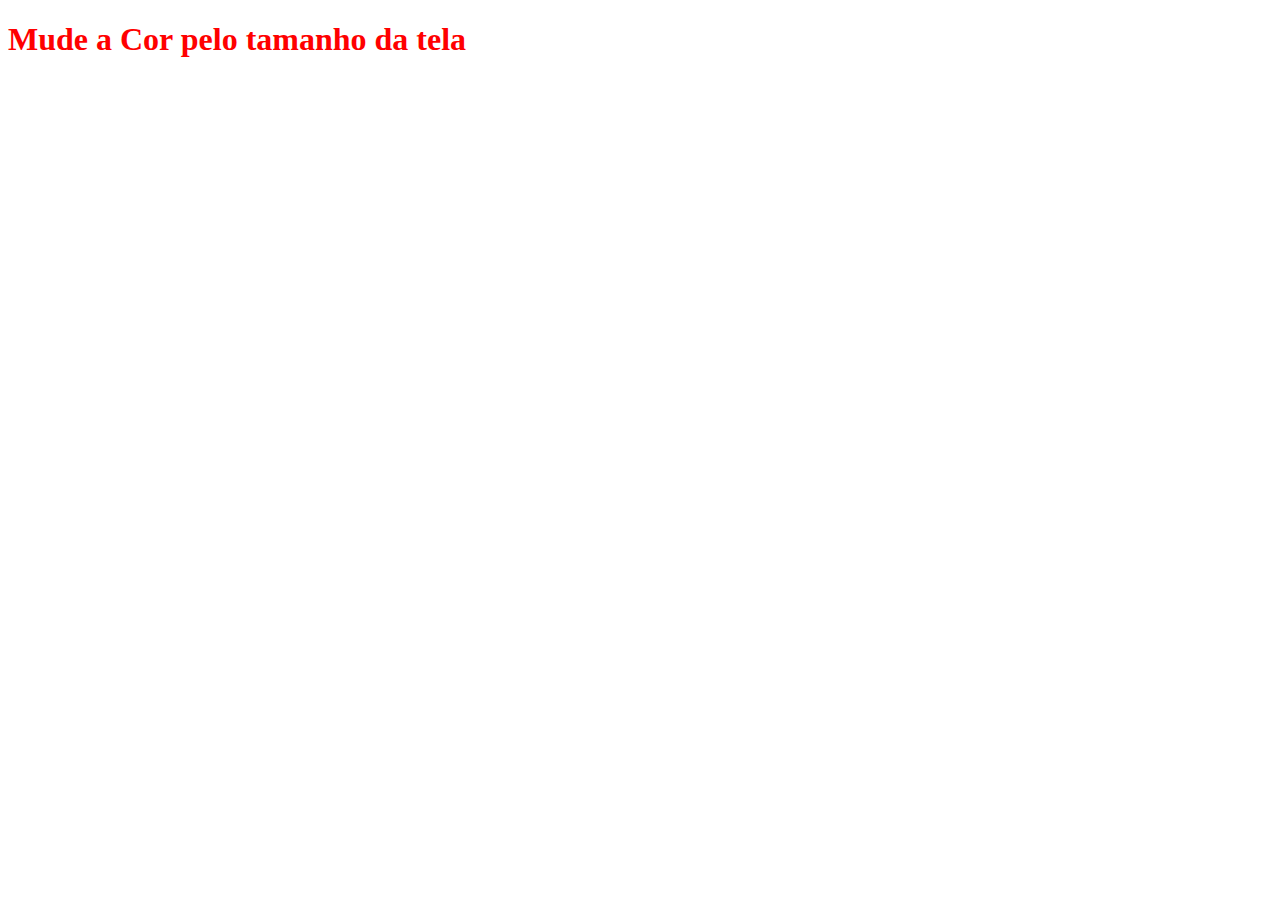
<file: 7_RESPONSIVIDADE/index.html>
<!DOCTYPE html>
<html lang="pt-br">
<head>
    <meta charset="UTF-8">
    <!-- Meta tag de responsividade (o minimo de responsividade para se adaptar a cada dispositivo) -->
    <meta name="viewport" content="width=device-width, initial-scale=1.0">
    <link rel="stylesheet" href="CSS/styles.css">
    <title>Responsividade</title>
</head>
<body>
    <!-- 2 - Media Query -->
    <h1>Mude a Cor pelo tamanho da tela</h1>
</body>
</html>
</file>
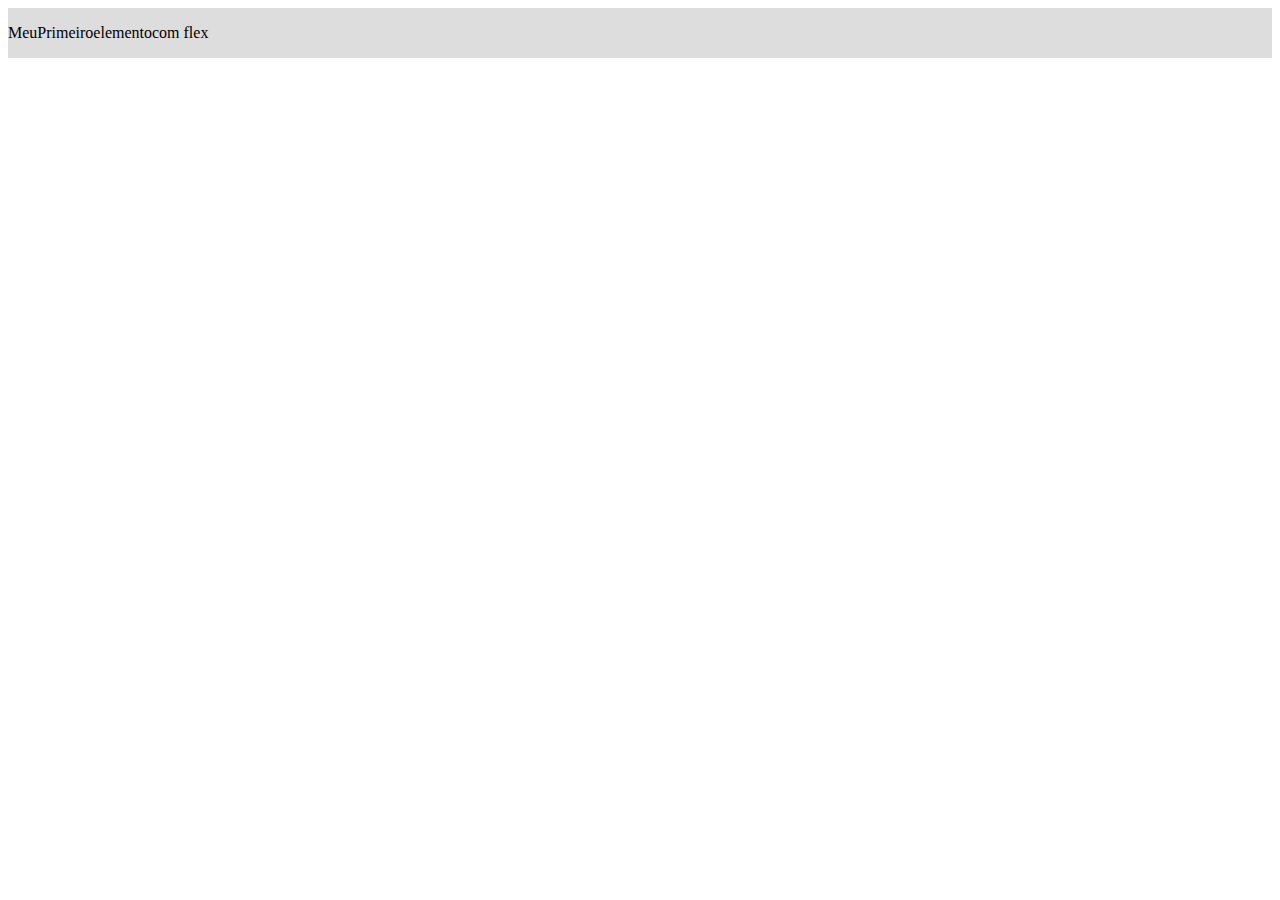
<file: 9_FlexBox/index.html>
<!DOCTYPE html>
<html lang="pt-br">
<head>
    <meta charset="UTF-8">
    <meta name="viewport" content="width=device-width, initial-scale=1.0">
    <link rel="stylesheet" href="css/styles.css">
    <title>Flex Box</title>
</head>
<body>
    <!-- 1 - flex -->
     <div class="flex">
        <p>Meu</p>
        <p>Primeiro</p>
        <p>elemento</p>
        <p>com flex</p>
     </div>
</body>
</html>
</file>
<file: 10_Deploy/css/styles.css>
/* Tema claro/escuro */
:root {
    --bg: #fff;
    --texto: #111;
    --borda: #e5e7eb;
    --caixa: #f8fafc;
    --acao: #2563eb;
}

[data-tema="escuro"] {
    --bg: #0b1220;
    --texto: #e5e7eb;
    --borda: #1f2937;
    --caixa: #111827;
    --acao: #38bdf8;
}

/* Estilo Padrao */

* {
    box-sizing: border-box;
}

html {
    height: 100%;
}

body {
    margin: 0;
    font-family: Arial;
    min-height: 100vh; /* view high */
    display: flex;
    flex-direction: column;
    background-color: var(--bg);
    color: var(--texto);
}

.topo {
    border-bottom: 1px solid var(--borda);
}

.topo .container {
    display: flex;
    align-items: center;
    justify-content: space-around;
    padding: .75rem 1rem;
}

.caixa {
    border: 1px solid var(--borda);
    background-color: var(--caixa);
    border-radius: .5rem;
    padding: 2rem 1rem;
    max-width: 80%;
    margin: 1.5rem auto;
}

h1 {
    margin-bottom: .5rem;
    font-size: 1.6rem;
}

p {
    margin: 1rem 0;
}

form {
    display: grid;
    gap: 1.5rem;
}

label {
    font-weight: 600;
}

input {
    padding: .7rem .9rem;
    border: 1px solid var(--borda);
    border-radius: .5rem;
    background-color: var(--bg);
    color: var(--texto);
}

.btn {
    padding: .6rem  .9rem;
    border: 1px solid var(--borda);
    background-color: var(--bg);
    color: var(--texto);
    border-radius: .5rem;
    cursor: pointer;
    margin-top: 1rem;
    max-width: 300px;
}

.btn.primario {
    margin-top: 1rem;
    background-color: var(--acao);
    color: #fff
}

.rodape {
    border-top: 1px solid var(--borda);
    height: 65px;
    display: flex;
    align-items: center;
    justify-content: center;
    color: #6b7280;
    margin-top:  auto;
}
</file>
<file: 12_BLOG/css/styles.css>
/* Geral */
* {
    padding: 0;
    margin: 0;
    font-family: Georgia;
}

ul {
    list-style: none;
}

a {
    text-decoration: none;
    color: #444;
    transition: .4s;
}

a:hover {
    color: #37a1f7;
}

/* Navbar */
#navbar {
    padding: 1.5rem 2.5rem;
    border-bottom: 2px solid #ddd;
}

#navbar_inner {
    max-width: 1200px;
    margin: 0 auto;
    display: flex;
    justify-content: space-between;
    align-items: center;
}

#nav_links {
    display: flex;
    gap: 1rem;
}

/* Conteudo Principal */
.container {
    max-width: 1200px;
    margin: 0 auto;
    display: flex;
    gap: 3rem;
    padding: 2rem 2.5rem;
}

#posts_container {
    flex: 3 1 0;
}

.post {
    margin-bottom: 2.5rem;
}

.post img {
    width: 100%;
    margin-bottom: 1rem;
}

.title,
.description,
.author {
    margin-bottom: 1rem;
}

.title {
    font-size: 2rem;
}

.author {
    color: #333;
    font-weight: bold;
}

/* Barra lateral */
#sidebar {
    flex: 1 1 0;
}

#search_bar,
#categories,
#tags {
    padding: 1.5rem;
    border: 1px solid #ddd;
    margin-bottom: 1rem;
}

#search_bar h4,
#categories h4,
#tags h4 {
    margin-bottom: 1.5rem;
    font-size: 1.7rem;
}

#search_bar form {
    display: flex;
}

#search_bar input {
    padding: .5rem 1rem;
    border: 1px solid #ddd;
}

#search_bar input[type="submit"] {
    cursor: pointer;
    background-color: #37a1f7;
    color: #fff;
    border: none;
} 

#categories li {
    margin-bottom: 1rem;
}

#tags_container {
    display: flex;
    flex-wrap: wrap;
    gap: .5rem;
}

#tags_container a {
    background-color: #ddd;
    padding: .5rem .7rem;
    border-radius: .5rem;
}

/* Rodape/footer */

#footer {
    border-top: 2px solid #ddd;
    padding: 3rem;
    text-align: center;
}

#footer h2,
#footer p {
    margin-bottom: 1rem;
}

/* Responsivo */
@media(max-width: 450px) {
    .container {
        flex-wrap: wrap;
    }
}
</file>
<file: 3_CSS/css/styles.css>
/* 4 - External */

body {
    padding-bottom: 500px;
}

h3{
    color: green;
}

/* Classes */
.paragraph{
    background-color:  black;
    color: aqua;
    padding: 5px;
}

/* Id */

#exclusive-title {
    background-color: pink;
    color: yellow;
    padding: 10px;
}

/* Ordem das regras */

h2 {
    border-bottom: 2px solid red;
}

.titulo {
    border-bottom: 2px solid blue;
}

#algumtitulo {
    border-bottom: 2px solid green;
}

/* Nome de cores */

.color-name {
    color: crimson;
    font-size: 30px;
}

/* HEX */

.hex{
    color: #55a398;
    font-size: 20px;
}

.hex2 {
    color: #98f8;
    font-size: 20px;
}
</file>
<file: 3_CSS/css/lists.css>
ul {
    border: 1px solid blue;
    padding: 10px; 
}

li {
    color: darkgreen;
}
</file>
<file: 4_TRIBUTO/css/styles.css>
html {
    font-family: helvetica;
    background-color: #ddd;
}

.container {
    max-width: 1600px;
    background-color: #fff;
    position: relative;
    margin: 50px auto;
    padding: 20px 50px;
}

.bold {
    font-weight: bold;
}

/* Header */

.header {
    text-align: center;
}

.main-tilte {
    font-size: 50px;
}

.main-paragraph {
    font-style: italic;
}

/* Imagem destaque */

.featured-image {
    text-align: center;
    margin-top: 30px;
}   

/* Biografia */

.biography-container {
    padding: 25px 0;
    margin: 25px 0;
    border-top: 1px dashed #ddd;
    border-bottom: 1px dashed #ddd;
}

/* Quotes */

.quotes-container {
    background-color: #ddd;
    padding: 30px;
    
}

.quotes-container blockquote {
    font-weight: bold;
    font-size: 25px;
}

.quotes-container p {
    font-style: italic;
}

/* Curiosidades */

.curiosities-container {
    padding: 50px 0;
    margin: 50px 0;
    border-top: 1px dashed #ddd;
    border-bottom: 1px dashed #ddd;
}

.curiosities-container li{
    height: 30px;
    margin-bottom: 15px;
}

/* Imagem Bold */

.img-bold {
    font-weight: bold;
    text-align: center;
    margin-top: 30px;
    display: block;
    margin: 0 auto;
    max-width: 100%;
}
</file>
<file: 5_Form/css/styles.css>
body {
    padding-bottom: 500px;
}

div {
    margin-bottom: 10px;
}

div input,
div label {
    display: block;
}

.radio label,
.radio input,
.radio span {
    display: inline-block;
}
</file>
<file: 7_RESPONSIVIDADE/CSS/styles.css>
/* 2 - Media Query */

h1 {
    color: red;
}

@media screen and (max-width: 500px) { /* Muda a cor do H1 quando a tela/janela for no maximo 500px, baseada na largura da tela*/
    h1 {
        color: aqua;
    }
}
</file>
<file: 9_FlexBox/css/styles.css>
body {
    padding-bottom: 500px;
}

/* 1 - flex */
.flex {
    display: flex;
    background-color: #ddd;
    margin-bottom: 20px;
}

/* 2 - Flex Column */
.flex_column {
    display: flex;
    background-color: #ccc;
    flex-direction: column;
    margin-bottom: 20px;
}

/* 3 - Wrap */
.wrap {
    display: flex;
    flex-wrap: wrap;
    margin-bottom: 20px;
}

.box {
    height: 40px;
    width: 33%;
    border: 1px solid red;
}

/* 4 - Justify Content */
.center,
.space_around,
.space_between,
.end {
    display: flex;
    margin-bottom: 20px;
}

.center .box,
.space_around .box,
.space_between .box,
.end .box {
    width: 50px;
}

.center {
    justify-content: center;
}

.space_around {
    justify-content: space-around;
}

.space_between {
    justify-content: space-between;
}

.end {
    justify-content: end;
}

/* 5 - Align items */

.align_center,
.flex_end,
.stretch {
    display: flex;
    margin-bottom: 20px;
    height: 200px;
    border: 1px solid blue;
}

.align_center .box,
.flex_end .box,
.stretch .box {
    width: 50px;
}

.align_center {
    align-items: center;
    justify-content: center;
}

.flex_end {
    align-items: flex-end;
}

.stretch {
    align-items: stretch;
}

.stretch .box {
    height: auto;
}

/* 6 - gap */

.gap {
    display: flex;
    flex-wrap: wrap;
    justify-content: center;
    border: 1px solid green;
    gap: 10px;
}

.gap .box {
    width: 32%;
}

/* 7 - Order */

.order {
    display: flex;
}

#one {
    order: 1;
}

#two {
    order: 2;
}

#three {
    order: 3;
}
</file>
<file: 6_FORM_PROJECT/css/styles.css>
/* reset (eliminacao dos estilos base, para utilizar os estilos do meu projeto) */
* {
    margin: 0;
    padding: 0;
    font-family: Arial, Helvetica, sans-serif;
}

body {
    background-color: #f0ebf8;
}

h1, 
h2, 
h3, 
h4, 
h5 {
    color: #333;
}

p, 
label {
    color: #444;
}

input {
    border: none;
    border-bottom: 1px solid #CCC;
    padding: 10px 0;
}

input[type="text"],
input[type="number"],
input[type="date"],
input[type="file"],
textarea {
    width: 400px;
}

textarea {
    padding: 10px 5px;
}

/* Page header */

.header {
    height: 160px;
    padding: 20px;
    background-color: #673ab7;
}


.header h3 {
    color: #fff;
    margin-top: 0;
}

/* Form container */

.form_container {
    background-color: #fdfdfd;
    width: 60%;
    margin: 0 auto; /* para centralizar o conteudo, desse jeito o HTML cuida disso */
    position: relative;
    top: -62px;
}

/* Form header */

.form_header {
    border-bottom: 1px solid #dfdfdf;
    height: 45px;
}

.form_header p {
    color: #673ab7;
    border-bottom: 2px solid #673ab7;
    width: 100px;
    text-align: center;
    margin: 0 auto;
    text-transform: uppercase;
    height: 45px;
    line-height: 45px; 
}

/* Form Body */

.form_body {
    padding: 30px;
}

.form_title {
    margin-bottom: 15px;
}

.form_body p {
     margin-bottom: 20px;
}

.required_field {
    color: #d80835;
}

.box_input {
    margin-bottom: 35px;
}

.block {
    display: block;
}

.optional_box {
    display: inline-block;
    margin: 0 30px 30px 0;
}

.optional_list li {
    list-style: none;
    margin-bottom: 5px;
}

.box_input p {
    margin-bottom: 15px;
}

.btn_submit {
    background-color: #673ab7;
    color: #fff;
    border: 2px solid transparent;
    width: 150px;
    height: 50px;
    cursor: pointer;
    text-transform: uppercase;
    transition: 0.5s;
}

.btn_submit:hover { /* Essa regra so vai valer quando o cursor passar por cima do elemento */
    background-color: #fff;
    border-color: #673ab7;
    color: #673ab7;
}
</file>
